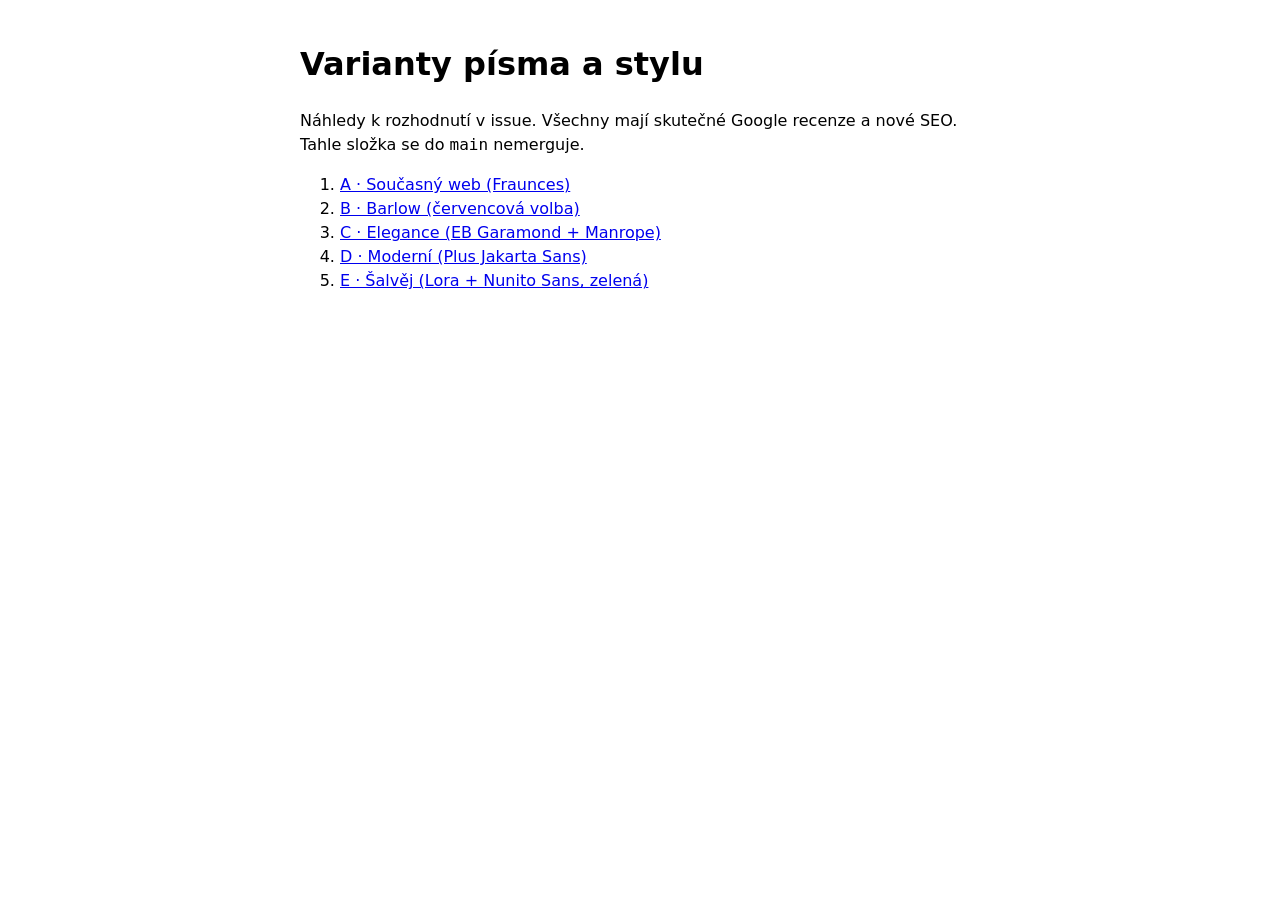
<file: nahledy/index.html>
<!doctype html><html lang="cs"><meta charset="utf-8"><meta name="viewport" content="width=device-width, initial-scale=1"><meta name="robots" content="noindex"><title>Varianty písma – peceprovas.cz</title>
<body style="font:16px/1.5 system-ui,sans-serif;max-width:680px;margin:40px auto;padding:0 16px">
<h1>Varianty písma a stylu</h1><p>Náhledy k rozhodnutí v issue. Všechny mají skutečné Google recenze a nové SEO. Tahle složka se do <code>main</code> nemerguje.</p>
<ol>
<li><a href="a/">A · Současný web (Fraunces)</a></li>
<li><a href="b/">B · Barlow (červencová volba)</a></li>
<li><a href="c/">C · Elegance (EB Garamond + Manrope)</a></li>
<li><a href="d/">D · Moderní (Plus Jakarta Sans)</a></li>
<li><a href="e/">E · Šalvěj (Lora + Nunito Sans, zelená)</a></li>
</ol></body></html>
</file>
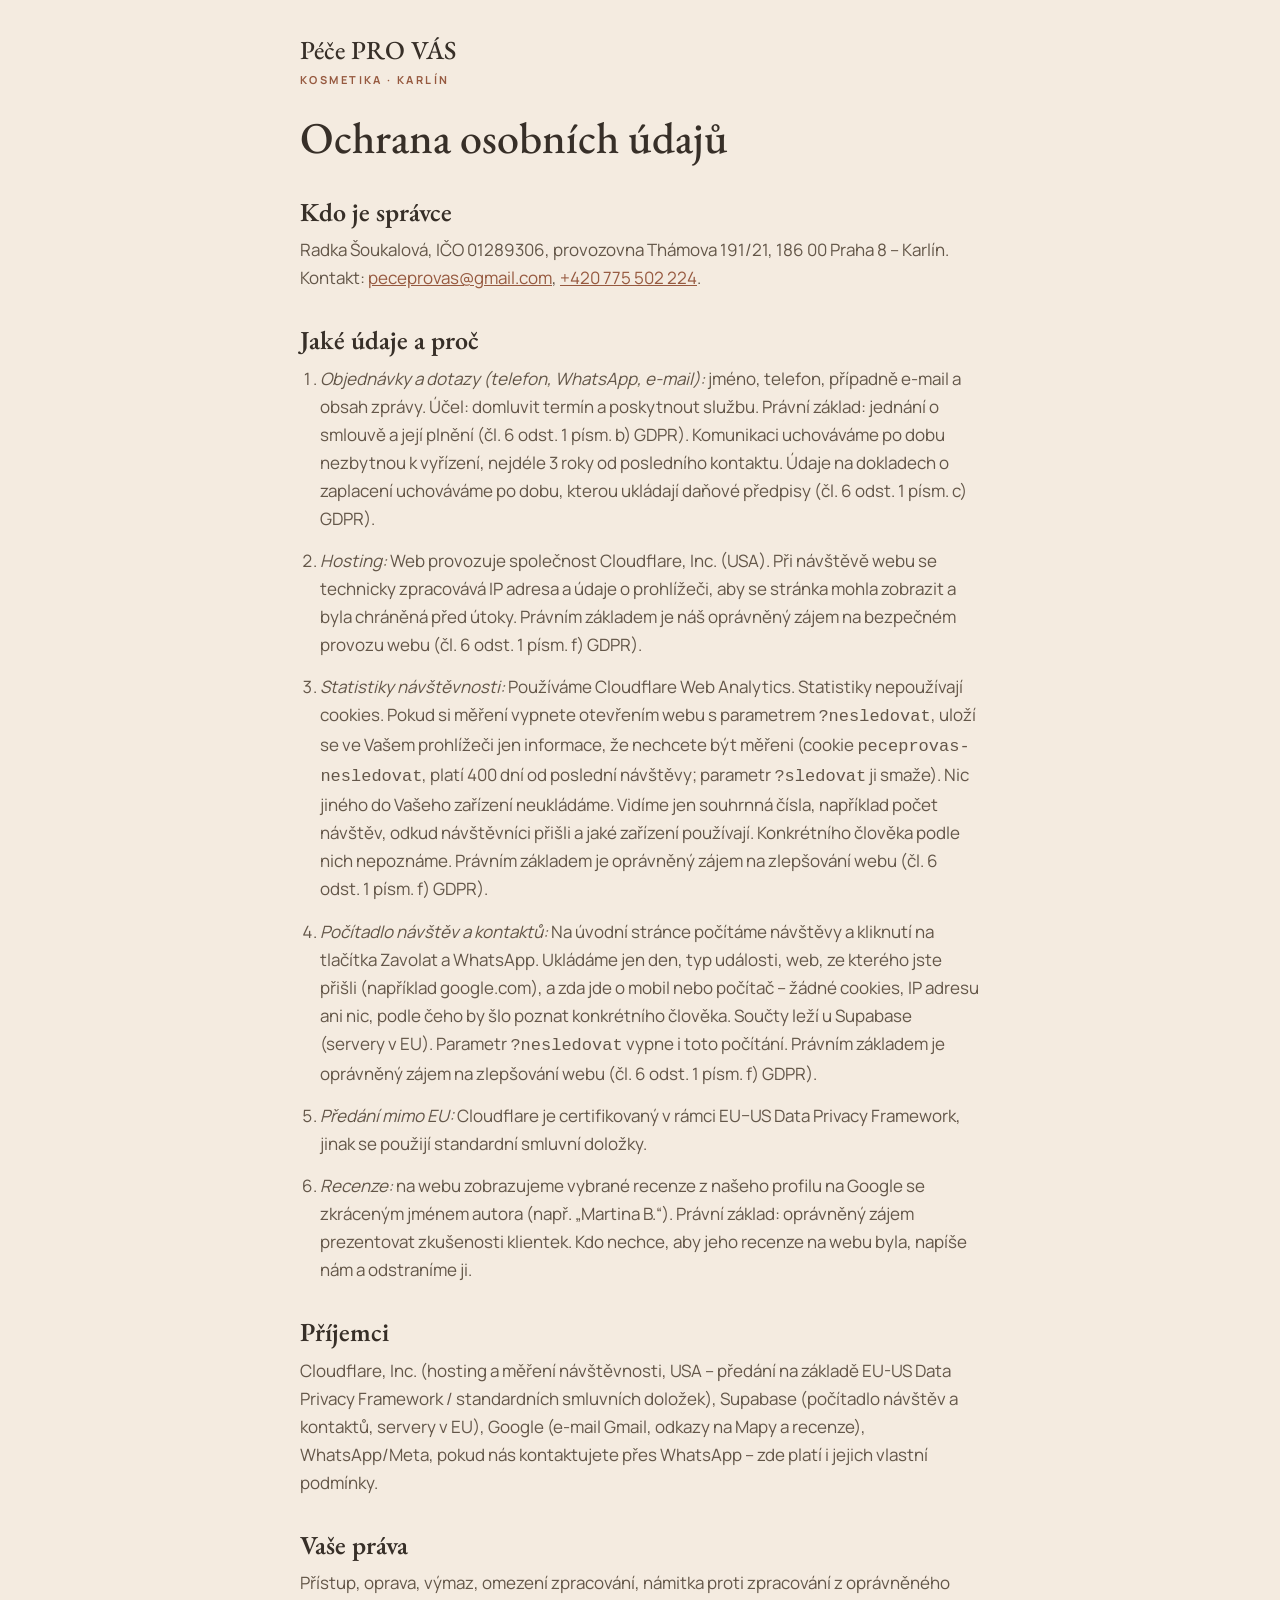
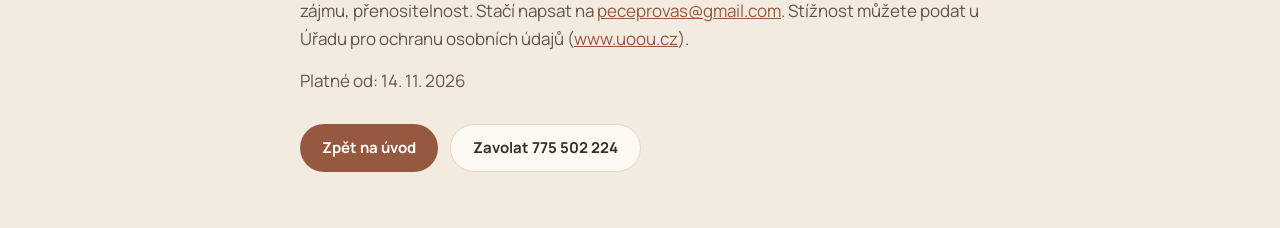
<file: soukromi.html>
<!DOCTYPE html>
<html lang="cs">
<head>
<meta charset="utf-8">
<meta name="viewport" content="width=device-width, initial-scale=1">
<title>Ochrana osobních údajů · Péče PRO VÁS</title>
<meta name="description" content="Informace o zpracování osobních údajů salonu Péče PRO VÁS.">
<link rel="canonical" href="https://www.peceprovas.cz/soukromi">
<link rel="icon" href="/favicon.ico" sizes="any">
<link rel="preload" href="/fonts/manrope-normal-latin.woff2" as="font" type="font/woff2" crossorigin>
<link rel="preload" href="/fonts/manrope-normal-latin-ext.woff2" as="font" type="font/woff2" crossorigin>
<link rel="preload" href="/fonts/ebgaramond-normal-latin.woff2" as="font" type="font/woff2" crossorigin>
<link rel="stylesheet" href="/fonts/fonts.css">
<style>
  :root {
    --bg: #F4EBE0;
    --bg-card: #FCF8F2;
    --ink: #372F28;
    --body: #635648;
    --muted: #6E6157;
    --accent: #96593F;
    --accent-dark: #8F543B;
    --line: #E4D7C7;
  }
  * { box-sizing: border-box; }
  html, body { margin: 0; }
  body {
    min-height: 100svh;
    background: var(--bg);
    color: var(--body);
    font: 400 17px/1.65 Manrope, system-ui, sans-serif;
  }
  a { color: var(--accent); }
  a:hover { color: var(--accent-dark); }
  a:focus-visible { outline: 2px solid var(--ink); outline-offset: 3px; }
  .wrap { max-width: 720px; margin: 0 auto; padding: 28px 20px 64px; }
  .brand {
    font: 500 26px/1.1 "EB Garamond", Georgia, serif;
    color: var(--ink);
    text-decoration: none;
    display: inline-flex;
    align-items: center;
    min-height: 44px;
  }
  .tag {
    font: 700 11px/1 Manrope, sans-serif;
    letter-spacing: .22em;
    text-transform: uppercase;
    color: var(--accent);
    margin: 2px 0 28px;
  }
  h1 {
    font: 500 clamp(32px, 6vw, 44px)/1.15 "EB Garamond", Georgia, serif;
    color: var(--ink);
    margin: 0 0 28px;
  }
  h2 {
    font: 600 26px/1.25 "EB Garamond", Georgia, serif;
    color: var(--ink);
    margin: 32px 0 8px;
  }
  p { margin: 0 0 14px; }
  ol { margin: 0; padding-left: 1.2em; }
  li { margin: 0 0 14px; }
  li em { font-style: italic; }
  .actions { display: flex; flex-wrap: wrap; gap: 12px; margin-top: 28px; }
  .actions a {
    display: inline-flex;
    align-items: center;
    justify-content: center;
    min-height: 48px;
    padding: 0 22px;
    border-radius: 999px;
    font: 700 15px/1 Manrope, sans-serif;
    text-decoration: none;
  }
  .actions .back { background: var(--accent); color: #fff; }
  .actions .call { background: var(--bg-card); color: var(--ink); border: 1px solid var(--line); }
</style>
</head>
<body>
<div class="wrap">
  <a class="brand" href="/">Péče PRO VÁS</a>
  <div class="tag">Kosmetika · Karlín</div>
  <h1>Ochrana osobních údajů</h1>

  <h2>Kdo je správce</h2>
  <p>Radka Šoukalová, IČO 01289306, provozovna Thámova 191/21, 186 00 Praha 8 – Karlín. Kontakt: <a href="mailto:peceprovas@gmail.com">peceprovas@gmail.com</a>, <a href="tel:+420775502224">+420 775 502 224</a>.</p>

  <h2>Jaké údaje a proč</h2>
  <ol>
    <li><em>Objednávky a dotazy (telefon, WhatsApp, e-mail):</em> jméno, telefon, případně e-mail a obsah zprávy. Účel: domluvit termín a poskytnout službu. Právní základ: jednání o smlouvě a její plnění (čl. 6 odst. 1 písm. b) GDPR). Komunikaci uchováváme po dobu nezbytnou k vyřízení, nejdéle 3 roky od posledního kontaktu. Údaje na dokladech o zaplacení uchováváme po dobu, kterou ukládají daňové předpisy (čl. 6 odst. 1 písm. c) GDPR).</li>
    <li><em>Hosting:</em> Web provozuje společnost Cloudflare, Inc. (USA). Při návštěvě webu se technicky zpracovává IP adresa a údaje o prohlížeči, aby se stránka mohla zobrazit a byla chráněná před útoky. Právním základem je náš oprávněný zájem na bezpečném provozu webu (čl. 6 odst. 1 písm. f) GDPR).</li>
    <li><em>Statistiky návštěvnosti:</em> Používáme Cloudflare Web Analytics. Statistiky nepoužívají cookies. Pokud si měření vypnete otevřením webu s parametrem <code>?nesledovat</code>, uloží se ve Vašem prohlížeči jen informace, že nechcete být měřeni (cookie <code>peceprovas-nesledovat</code>, platí 400 dní od poslední návštěvy; parametr <code>?sledovat</code> ji smaže). Nic jiného do Vašeho zařízení neukládáme. Vidíme jen souhrnná čísla, například počet návštěv, odkud návštěvníci přišli a jaké zařízení používají. Konkrétního člověka podle nich nepoznáme. Právním základem je oprávněný zájem na zlepšování webu (čl. 6 odst. 1 písm. f) GDPR).</li>
    <li><em>Počítadlo návštěv a kontaktů:</em> Na úvodní stránce počítáme návštěvy a kliknutí na tlačítka Zavolat a WhatsApp. Ukládáme jen den, typ události, web, ze kterého jste přišli (například google.com), a zda jde o mobil nebo počítač – žádné cookies, IP adresu ani nic, podle čeho by šlo poznat konkrétního člověka. Součty leží u Supabase (servery v EU). Parametr <code>?nesledovat</code> vypne i toto počítání. Právním základem je oprávněný zájem na zlepšování webu (čl. 6 odst. 1 písm. f) GDPR).</li>
    <li><em>Předání mimo EU:</em> Cloudflare je certifikovaný v rámci EU–US Data Privacy Framework, jinak se použijí standardní smluvní doložky.</li>
    <li><em>Recenze:</em> na webu zobrazujeme vybrané recenze z našeho profilu na Google se zkráceným jménem autora (např. „Martina B.“). Právní základ: oprávněný zájem prezentovat zkušenosti klientek. Kdo nechce, aby jeho recenze na webu byla, napíše nám a odstraníme ji.</li>
  </ol>

  <h2>Příjemci</h2>
  <p>Cloudflare, Inc. (hosting a měření návštěvnosti, USA – předání na základě EU-US Data Privacy Framework / standardních smluvních doložek), Supabase (počítadlo návštěv a kontaktů, servery v EU), Google (e-mail Gmail, odkazy na Mapy a recenze), WhatsApp/Meta, pokud nás kontaktujete přes WhatsApp – zde platí i jejich vlastní podmínky.</p>

  <h2>Vaše práva</h2>
  <p>Přístup, oprava, výmaz, omezení zpracování, námitka proti zpracování z oprávněného zájmu, přenositelnost. Stačí napsat na <a href="mailto:peceprovas@gmail.com">peceprovas@gmail.com</a>. Stížnost můžete podat u Úřadu pro ochranu osobních údajů (<a href="https://www.uoou.cz">www.uoou.cz</a>).</p>

  <p>Platné od: 14. 11. 2026</p>

  <div class="actions">
    <a class="back" href="/">Zpět na úvod</a>
    <a class="call" href="tel:+420775502224">Zavolat 775 502 224</a>
  </div>
</div>
</body>
</html>
</file>
<file: fonts/fonts.css>
/* EB Garamond a Manrope. Stejné řezy jako dosavadní odkaz na Google Fonts:
   EB Garamond 500/600/700 a kurzíva 500/600, Manrope 400/500/600/700/800.
   Soubory jsou variabilní woff2 (latin a latin-ext); font-weight vybírá řez,
   stejně jako dosavadní vzdálený stylesheet: font-weight vybírá instanci z osy.
   Licence SIL OFL 1.1: OFL-EBGaramond.txt, OFL-Manrope.txt. */
/* latin-ext */
@font-face {
  font-family: 'EB Garamond';
  font-style: italic;
  font-weight: 500;
  font-display: swap;
  src: url('/fonts/ebgaramond-italic-latin-ext.woff2') format('woff2');
  unicode-range: U+0100-02BA, U+02BD-02C5, U+02C7-02CC, U+02CE-02D7, U+02DD-02FF, U+0304, U+0308, U+0329, U+1D00-1DBF, U+1E00-1E9F, U+1EF2-1EFF, U+2020, U+20A0-20AB, U+20AD-20C4, U+2113, U+2C60-2C7F, U+A720-A7FF;
}
/* latin */
@font-face {
  font-family: 'EB Garamond';
  font-style: italic;
  font-weight: 500;
  font-display: swap;
  src: url('/fonts/ebgaramond-italic-latin.woff2') format('woff2');
  unicode-range: U+0000-00FF, U+0131, U+0152-0153, U+02BB-02BC, U+02C6, U+02DA, U+02DC, U+0304, U+0308, U+0329, U+2000-206F, U+20AC, U+2122, U+2191, U+2193, U+2212, U+2215, U+FEFF, U+FFFD;
}
/* latin-ext */
@font-face {
  font-family: 'EB Garamond';
  font-style: italic;
  font-weight: 600;
  font-display: swap;
  src: url('/fonts/ebgaramond-italic-latin-ext.woff2') format('woff2');
  unicode-range: U+0100-02BA, U+02BD-02C5, U+02C7-02CC, U+02CE-02D7, U+02DD-02FF, U+0304, U+0308, U+0329, U+1D00-1DBF, U+1E00-1E9F, U+1EF2-1EFF, U+2020, U+20A0-20AB, U+20AD-20C4, U+2113, U+2C60-2C7F, U+A720-A7FF;
}
/* latin */
@font-face {
  font-family: 'EB Garamond';
  font-style: italic;
  font-weight: 600;
  font-display: swap;
  src: url('/fonts/ebgaramond-italic-latin.woff2') format('woff2');
  unicode-range: U+0000-00FF, U+0131, U+0152-0153, U+02BB-02BC, U+02C6, U+02DA, U+02DC, U+0304, U+0308, U+0329, U+2000-206F, U+20AC, U+2122, U+2191, U+2193, U+2212, U+2215, U+FEFF, U+FFFD;
}
/* latin-ext */
@font-face {
  font-family: 'EB Garamond';
  font-style: normal;
  font-weight: 500;
  font-display: swap;
  src: url('/fonts/ebgaramond-normal-latin-ext.woff2') format('woff2');
  unicode-range: U+0100-02BA, U+02BD-02C5, U+02C7-02CC, U+02CE-02D7, U+02DD-02FF, U+0304, U+0308, U+0329, U+1D00-1DBF, U+1E00-1E9F, U+1EF2-1EFF, U+2020, U+20A0-20AB, U+20AD-20C4, U+2113, U+2C60-2C7F, U+A720-A7FF;
}
/* latin */
@font-face {
  font-family: 'EB Garamond';
  font-style: normal;
  font-weight: 500;
  font-display: swap;
  src: url('/fonts/ebgaramond-normal-latin.woff2') format('woff2');
  unicode-range: U+0000-00FF, U+0131, U+0152-0153, U+02BB-02BC, U+02C6, U+02DA, U+02DC, U+0304, U+0308, U+0329, U+2000-206F, U+20AC, U+2122, U+2191, U+2193, U+2212, U+2215, U+FEFF, U+FFFD;
}
/* latin-ext */
@font-face {
  font-family: 'EB Garamond';
  font-style: normal;
  font-weight: 600;
  font-display: swap;
  src: url('/fonts/ebgaramond-normal-latin-ext.woff2') format('woff2');
  unicode-range: U+0100-02BA, U+02BD-02C5, U+02C7-02CC, U+02CE-02D7, U+02DD-02FF, U+0304, U+0308, U+0329, U+1D00-1DBF, U+1E00-1E9F, U+1EF2-1EFF, U+2020, U+20A0-20AB, U+20AD-20C4, U+2113, U+2C60-2C7F, U+A720-A7FF;
}
/* latin */
@font-face {
  font-family: 'EB Garamond';
  font-style: normal;
  font-weight: 600;
  font-display: swap;
  src: url('/fonts/ebgaramond-normal-latin.woff2') format('woff2');
  unicode-range: U+0000-00FF, U+0131, U+0152-0153, U+02BB-02BC, U+02C6, U+02DA, U+02DC, U+0304, U+0308, U+0329, U+2000-206F, U+20AC, U+2122, U+2191, U+2193, U+2212, U+2215, U+FEFF, U+FFFD;
}
/* latin-ext */
@font-face {
  font-family: 'EB Garamond';
  font-style: normal;
  font-weight: 700;
  font-display: swap;
  src: url('/fonts/ebgaramond-normal-latin-ext.woff2') format('woff2');
  unicode-range: U+0100-02BA, U+02BD-02C5, U+02C7-02CC, U+02CE-02D7, U+02DD-02FF, U+0304, U+0308, U+0329, U+1D00-1DBF, U+1E00-1E9F, U+1EF2-1EFF, U+2020, U+20A0-20AB, U+20AD-20C4, U+2113, U+2C60-2C7F, U+A720-A7FF;
}
/* latin */
@font-face {
  font-family: 'EB Garamond';
  font-style: normal;
  font-weight: 700;
  font-display: swap;
  src: url('/fonts/ebgaramond-normal-latin.woff2') format('woff2');
  unicode-range: U+0000-00FF, U+0131, U+0152-0153, U+02BB-02BC, U+02C6, U+02DA, U+02DC, U+0304, U+0308, U+0329, U+2000-206F, U+20AC, U+2122, U+2191, U+2193, U+2212, U+2215, U+FEFF, U+FFFD;
}
/* latin-ext */
@font-face {
  font-family: 'Manrope';
  font-style: normal;
  font-weight: 400;
  font-display: swap;
  src: url('/fonts/manrope-normal-latin-ext.woff2') format('woff2');
  unicode-range: U+0100-02BA, U+02BD-02C5, U+02C7-02CC, U+02CE-02D7, U+02DD-02FF, U+0304, U+0308, U+0329, U+1D00-1DBF, U+1E00-1E9F, U+1EF2-1EFF, U+2020, U+20A0-20AB, U+20AD-20C4, U+2113, U+2C60-2C7F, U+A720-A7FF;
}
/* latin */
@font-face {
  font-family: 'Manrope';
  font-style: normal;
  font-weight: 400;
  font-display: swap;
  src: url('/fonts/manrope-normal-latin.woff2') format('woff2');
  unicode-range: U+0000-00FF, U+0131, U+0152-0153, U+02BB-02BC, U+02C6, U+02DA, U+02DC, U+0304, U+0308, U+0329, U+2000-206F, U+20AC, U+2122, U+2191, U+2193, U+2212, U+2215, U+FEFF, U+FFFD;
}
/* latin-ext */
@font-face {
  font-family: 'Manrope';
  font-style: normal;
  font-weight: 500;
  font-display: swap;
  src: url('/fonts/manrope-normal-latin-ext.woff2') format('woff2');
  unicode-range: U+0100-02BA, U+02BD-02C5, U+02C7-02CC, U+02CE-02D7, U+02DD-02FF, U+0304, U+0308, U+0329, U+1D00-1DBF, U+1E00-1E9F, U+1EF2-1EFF, U+2020, U+20A0-20AB, U+20AD-20C4, U+2113, U+2C60-2C7F, U+A720-A7FF;
}
/* latin */
@font-face {
  font-family: 'Manrope';
  font-style: normal;
  font-weight: 500;
  font-display: swap;
  src: url('/fonts/manrope-normal-latin.woff2') format('woff2');
  unicode-range: U+0000-00FF, U+0131, U+0152-0153, U+02BB-02BC, U+02C6, U+02DA, U+02DC, U+0304, U+0308, U+0329, U+2000-206F, U+20AC, U+2122, U+2191, U+2193, U+2212, U+2215, U+FEFF, U+FFFD;
}
/* latin-ext */
@font-face {
  font-family: 'Manrope';
  font-style: normal;
  font-weight: 600;
  font-display: swap;
  src: url('/fonts/manrope-normal-latin-ext.woff2') format('woff2');
  unicode-range: U+0100-02BA, U+02BD-02C5, U+02C7-02CC, U+02CE-02D7, U+02DD-02FF, U+0304, U+0308, U+0329, U+1D00-1DBF, U+1E00-1E9F, U+1EF2-1EFF, U+2020, U+20A0-20AB, U+20AD-20C4, U+2113, U+2C60-2C7F, U+A720-A7FF;
}
/* latin */
@font-face {
  font-family: 'Manrope';
  font-style: normal;
  font-weight: 600;
  font-display: swap;
  src: url('/fonts/manrope-normal-latin.woff2') format('woff2');
  unicode-range: U+0000-00FF, U+0131, U+0152-0153, U+02BB-02BC, U+02C6, U+02DA, U+02DC, U+0304, U+0308, U+0329, U+2000-206F, U+20AC, U+2122, U+2191, U+2193, U+2212, U+2215, U+FEFF, U+FFFD;
}
/* latin-ext */
@font-face {
  font-family: 'Manrope';
  font-style: normal;
  font-weight: 700;
  font-display: swap;
  src: url('/fonts/manrope-normal-latin-ext.woff2') format('woff2');
  unicode-range: U+0100-02BA, U+02BD-02C5, U+02C7-02CC, U+02CE-02D7, U+02DD-02FF, U+0304, U+0308, U+0329, U+1D00-1DBF, U+1E00-1E9F, U+1EF2-1EFF, U+2020, U+20A0-20AB, U+20AD-20C4, U+2113, U+2C60-2C7F, U+A720-A7FF;
}
/* latin */
@font-face {
  font-family: 'Manrope';
  font-style: normal;
  font-weight: 700;
  font-display: swap;
  src: url('/fonts/manrope-normal-latin.woff2') format('woff2');
  unicode-range: U+0000-00FF, U+0131, U+0152-0153, U+02BB-02BC, U+02C6, U+02DA, U+02DC, U+0304, U+0308, U+0329, U+2000-206F, U+20AC, U+2122, U+2191, U+2193, U+2212, U+2215, U+FEFF, U+FFFD;
}
/* latin-ext */
@font-face {
  font-family: 'Manrope';
  font-style: normal;
  font-weight: 800;
  font-display: swap;
  src: url('/fonts/manrope-normal-latin-ext.woff2') format('woff2');
  unicode-range: U+0100-02BA, U+02BD-02C5, U+02C7-02CC, U+02CE-02D7, U+02DD-02FF, U+0304, U+0308, U+0329, U+1D00-1DBF, U+1E00-1E9F, U+1EF2-1EFF, U+2020, U+20A0-20AB, U+20AD-20C4, U+2113, U+2C60-2C7F, U+A720-A7FF;
}
/* latin */
@font-face {
  font-family: 'Manrope';
  font-style: normal;
  font-weight: 800;
  font-display: swap;
  src: url('/fonts/manrope-normal-latin.woff2') format('woff2');
  unicode-range: U+0000-00FF, U+0131, U+0152-0153, U+02BB-02BC, U+02C6, U+02DA, U+02DC, U+0304, U+0308, U+0329, U+2000-206F, U+20AC, U+2122, U+2191, U+2193, U+2212, U+2215, U+FEFF, U+FFFD;
}
</file>
